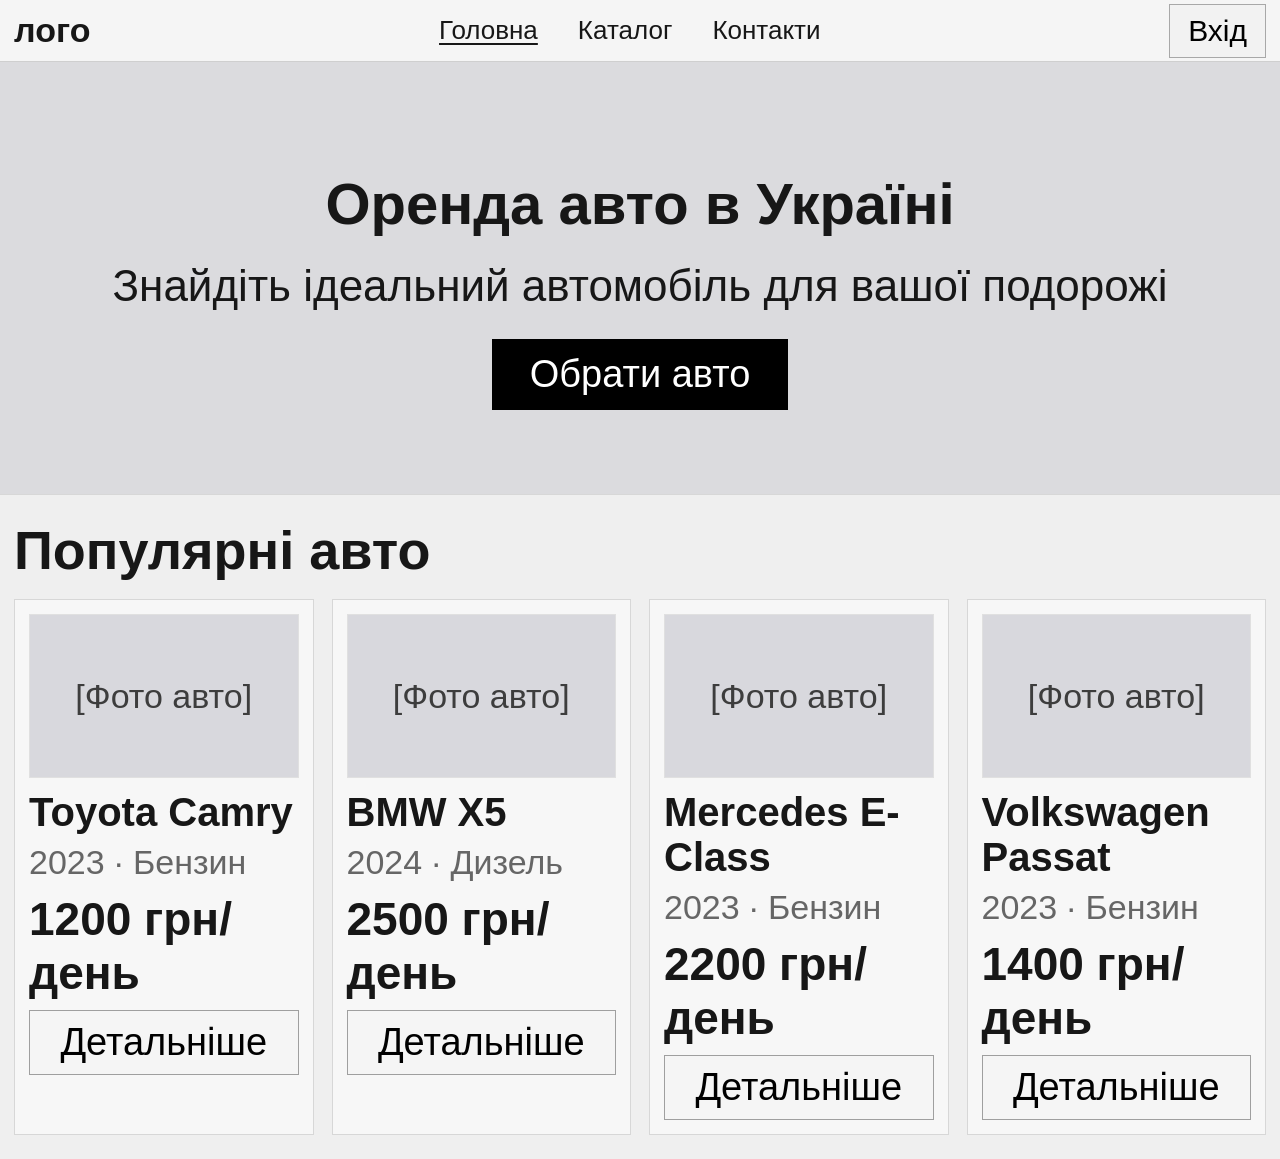
<file: index.html>
<!doctype html>
<html lang="uk">
  <head>
    <meta charset="UTF-8" />
    <meta name="viewport" content="width=device-width, initial-scale=1.0" />
    <title>Головна</title>
    <link rel="stylesheet" href="styles.css" />
  </head>
  <body data-page="index.html">
    <header class="topbar">
      <div class="logo">лого</div>
      <nav class="nav">
        <button class="nav-item" data-go="index.html">Головна</button>
        <button class="nav-item" data-go="catalog.html">Каталог</button>
        <button class="nav-item" data-go="contacts.html">Контакти</button>
      </nav>
      <button class="login-btn" data-go="login.html">Вхід</button>
    </header>

    <section class="hero">
      <h1>Оренда авто в Україні</h1>
      <p>Знайдіть ідеальний автомобіль для вашої подорожі</p>
      <button class="cta" data-go="catalog.html">Обрати авто</button>
    </section>

    <section class="section">
      <h2>Популярні авто</h2>
      <div class="card-grid">
        <article class="card">
          <div class="photo">[Фото авто]</div>
          <div class="card-title">Toyota Camry</div>
          <p class="muted">2023 · Бензин</p>
          <div class="price">1200 грн/день</div>
          <button class="line-btn" data-go="catalog.html">Детальніше</button>
        </article>
        <article class="card">
          <div class="photo">[Фото авто]</div>
          <div class="card-title">BMW X5</div>
          <p class="muted">2024 · Дизель</p>
          <div class="price">2500 грн/день</div>
          <button class="line-btn" data-go="catalog.html">Детальніше</button>
        </article>
        <article class="card">
          <div class="photo">[Фото авто]</div>
          <div class="card-title">Mercedes E-Class</div>
          <p class="muted">2023 · Бензин</p>
          <div class="price">2200 грн/день</div>
          <button class="line-btn" data-go="catalog.html">Детальніше</button>
        </article>
        <article class="card">
          <div class="photo">[Фото авто]</div>
          <div class="card-title">Volkswagen Passat</div>
          <p class="muted">2023 · Бензин</p>
          <div class="price">1400 грн/день</div>
          <button class="line-btn" data-go="catalog.html">Детальніше</button>
        </article>
      </div>
    </section>

    <script src="navigation.js"></script>
  </body>
</html>
</file>
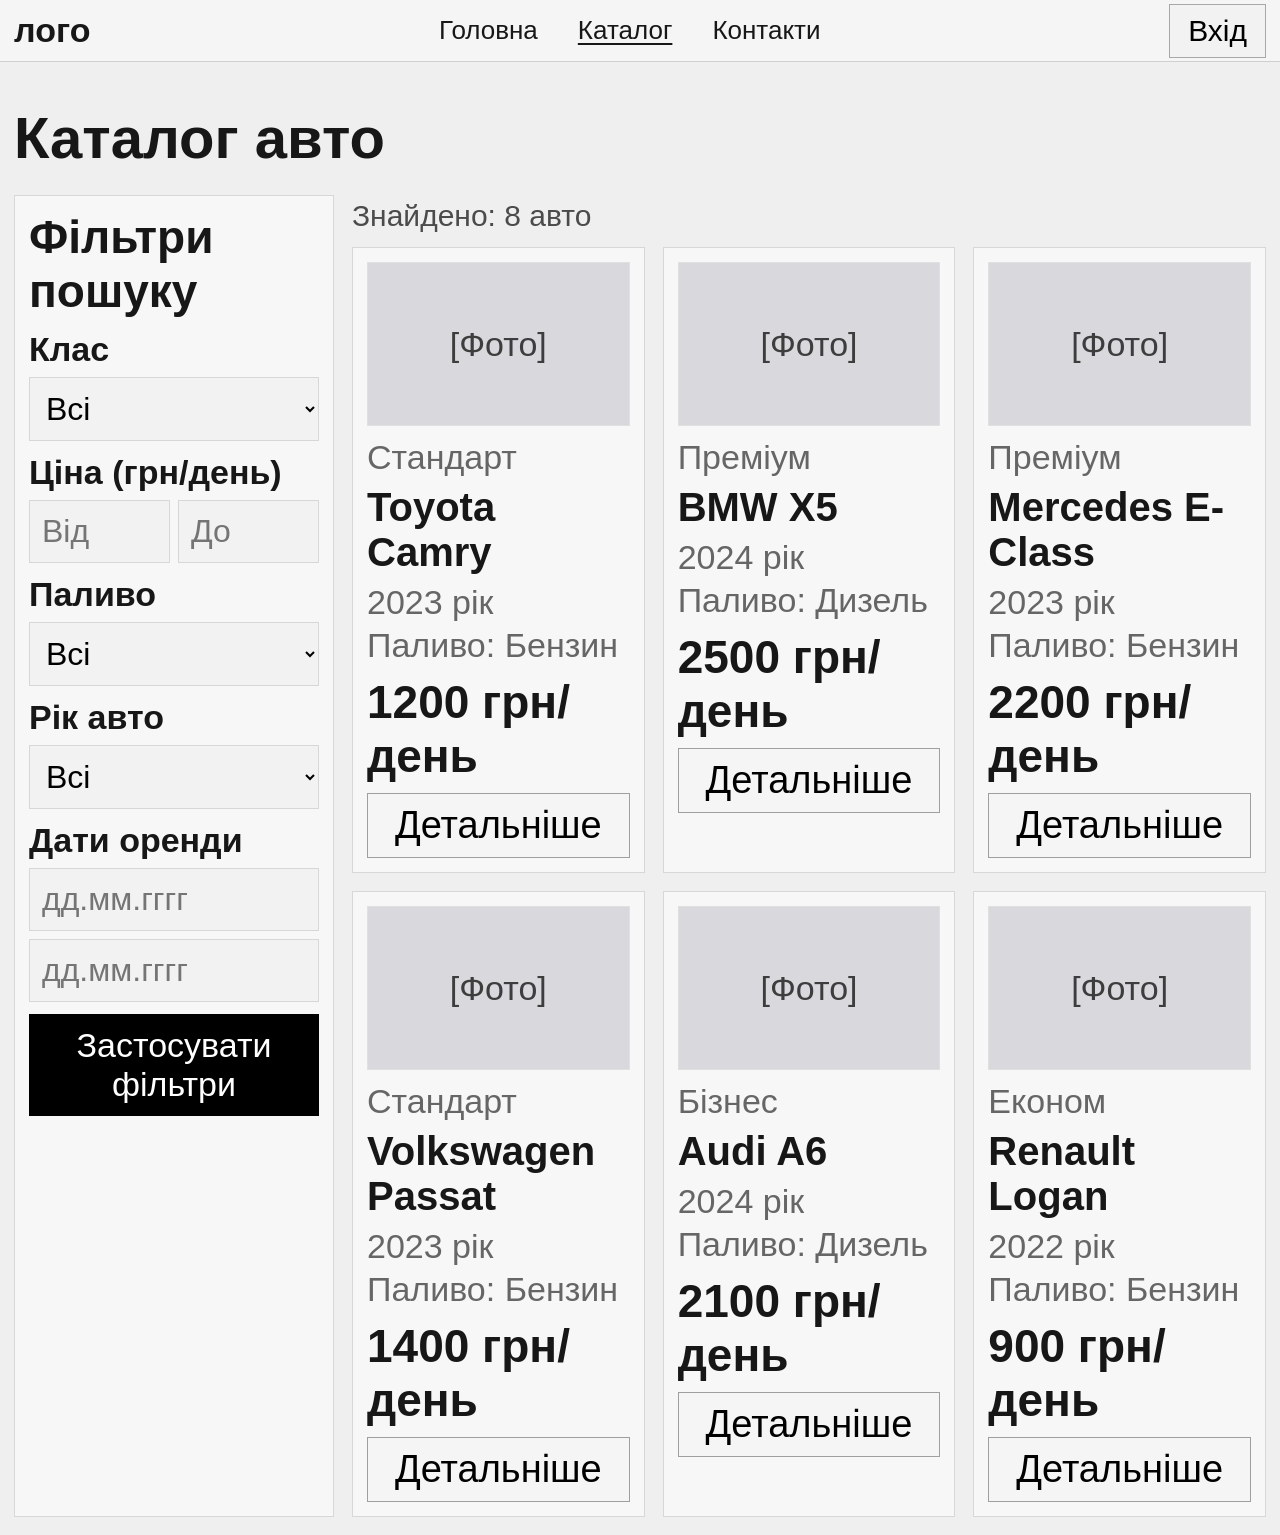
<file: catalog.html>
<!doctype html>
<html lang="uk">
  <head>
    <meta charset="UTF-8" />
    <meta name="viewport" content="width=device-width, initial-scale=1.0" />
    <title>Каталог авто</title>
    <link rel="stylesheet" href="styles.css" />
  </head>
  <body data-page="catalog.html">
    <header class="topbar">
      <div class="logo">лого</div>
      <nav class="nav">
        <button class="nav-item" data-go="index.html">Головна</button>
        <button class="nav-item" data-go="catalog.html">Каталог</button>
        <button class="nav-item" data-go="contacts.html">Контакти</button>
      </nav>
      <button class="login-btn" data-go="login.html">Вхід</button>
    </header>

    <main class="container">
      <h1>Каталог авто</h1>
      <div class="catalog-layout">
        <aside class="panel">
          <div class="panel-title">Фільтри пошуку</div>

          <label class="label" for="class">Клас</label>
          <select id="class" class="select">
            <option>Всі</option>
          </select>

          <label class="label">Ціна (грн/день)</label>
          <div class="two-col-inputs">
            <input class="input" placeholder="Від" />
            <input class="input" placeholder="До" />
          </div>

          <label class="label" for="fuel">Паливо</label>
          <select id="fuel" class="select">
            <option>Всі</option>
          </select>

          <label class="label" for="year">Рік авто</label>
          <select id="year" class="select">
            <option>Всі</option>
          </select>

          <label class="label">Дати оренди</label>
          <input class="input" placeholder="дд.мм.гггг" />
          <input class="input" placeholder="дд.мм.гггг" style="margin-top: 8px" />

          <button class="apply-btn">Застосувати фільтри</button>
        </aside>

        <section>
          <p class="found">Знайдено: 8 авто</p>
          <div class="catalog-grid">
            <article class="card">
              <div class="photo">[Фото]</div>
              <p class="muted">Стандарт</p>
              <div class="card-title">Toyota Camry</div>
              <p class="muted">2023 рік</p>
              <p class="muted">Паливо: Бензин</p>
              <div class="price">1200 грн/день</div>
              <button class="line-btn">Детальніше</button>
            </article>
            <article class="card">
              <div class="photo">[Фото]</div>
              <p class="muted">Преміум</p>
              <div class="card-title">BMW X5</div>
              <p class="muted">2024 рік</p>
              <p class="muted">Паливо: Дизель</p>
              <div class="price">2500 грн/день</div>
              <button class="line-btn">Детальніше</button>
            </article>
            <article class="card">
              <div class="photo">[Фото]</div>
              <p class="muted">Преміум</p>
              <div class="card-title">Mercedes E-Class</div>
              <p class="muted">2023 рік</p>
              <p class="muted">Паливо: Бензин</p>
              <div class="price">2200 грн/день</div>
              <button class="line-btn">Детальніше</button>
            </article>
            <article class="card">
              <div class="photo">[Фото]</div>
              <p class="muted">Стандарт</p>
              <div class="card-title">Volkswagen Passat</div>
              <p class="muted">2023 рік</p>
              <p class="muted">Паливо: Бензин</p>
              <div class="price">1400 грн/день</div>
              <button class="line-btn">Детальніше</button>
            </article>
            <article class="card">
              <div class="photo">[Фото]</div>
              <p class="muted">Бізнес</p>
              <div class="card-title">Audi A6</div>
              <p class="muted">2024 рік</p>
              <p class="muted">Паливо: Дизель</p>
              <div class="price">2100 грн/день</div>
              <button class="line-btn">Детальніше</button>
            </article>
            <article class="card">
              <div class="photo">[Фото]</div>
              <p class="muted">Економ</p>
              <div class="card-title">Renault Logan</div>
              <p class="muted">2022 рік</p>
              <p class="muted">Паливо: Бензин</p>
              <div class="price">900 грн/день</div>
              <button class="line-btn">Детальніше</button>
            </article>
          </div>
        </section>
      </div>
    </main>

    <script src="navigation.js"></script>
  </body>
</html>
</file>
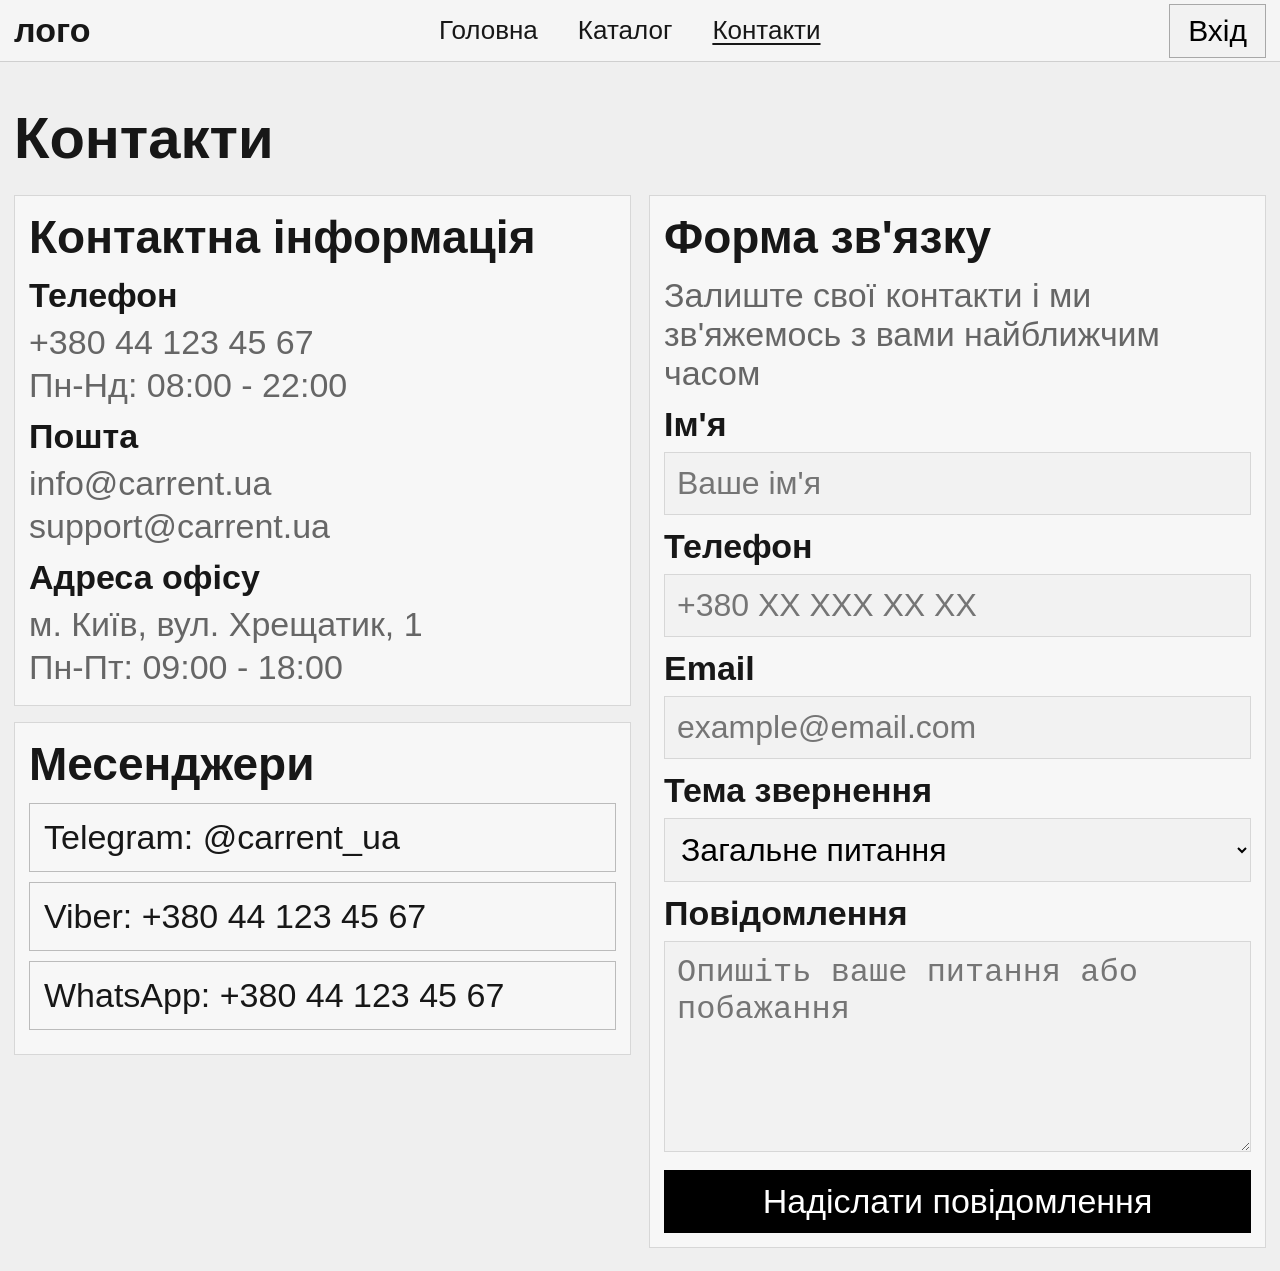
<file: contacts.html>
<!doctype html>
<html lang="uk">
  <head>
    <meta charset="UTF-8" />
    <meta name="viewport" content="width=device-width, initial-scale=1.0" />
    <title>Контакти</title>
    <link rel="stylesheet" href="styles.css" />
  </head>
  <body data-page="contacts.html">
    <header class="topbar">
      <div class="logo">лого</div>
      <nav class="nav">
        <button class="nav-item" data-go="index.html">Головна</button>
        <button class="nav-item" data-go="catalog.html">Каталог</button>
        <button class="nav-item" data-go="contacts.html">Контакти</button>
      </nav>
      <button class="login-btn" data-go="login.html">Вхід</button>
    </header>

    <main class="container">
      <h1>Контакти</h1>
      <div class="two-col">
        <section>
          <article class="panel">
            <div class="panel-title">Контактна інформація</div>
            <p class="label">Телефон</p>
            <p class="muted">+380 44 123 45 67</p>
            <p class="muted">Пн-Нд: 08:00 - 22:00</p>

            <p class="label">Пошта</p>
            <p class="muted">info@carrent.ua</p>
            <p class="muted">support@carrent.ua</p>

            <p class="label">Адреса офісу</p>
            <p class="muted">м. Київ, вул. Хрещатик, 1</p>
            <p class="muted">Пн-Пт: 09:00 - 18:00</p>
          </article>

          <article class="panel" style="margin-top: 16px">
            <div class="panel-title">Месенджери</div>
            <div class="messenger-item">Telegram: @carrent_ua</div>
            <div class="messenger-item">Viber: +380 44 123 45 67</div>
            <div class="messenger-item">WhatsApp: +380 44 123 45 67</div>
          </article>
        </section>

        <section class="panel">
          <div class="panel-title">Форма зв'язку</div>
          <p class="muted">Залиште свої контакти і ми зв'яжемось з вами найближчим часом</p>

          <label class="label">Ім'я</label>
          <input class="input" placeholder="Ваше ім'я" />

          <label class="label">Телефон</label>
          <input class="input" placeholder="+380 XX XXX XX XX" />

          <label class="label">Email</label>
          <input class="input" placeholder="example@email.com" />

          <label class="label">Тема звернення</label>
          <select class="select">
            <option>Загальне питання</option>
          </select>

          <label class="label">Повідомлення</label>
          <textarea rows="5" placeholder="Опишіть ваше питання або побажання"></textarea>

          <button class="apply-btn" style="margin-top: 14px">Надіслати повідомлення</button>
        </section>
      </div>
    </main>

    <script src="navigation.js"></script>
  </body>
</html>
</file>
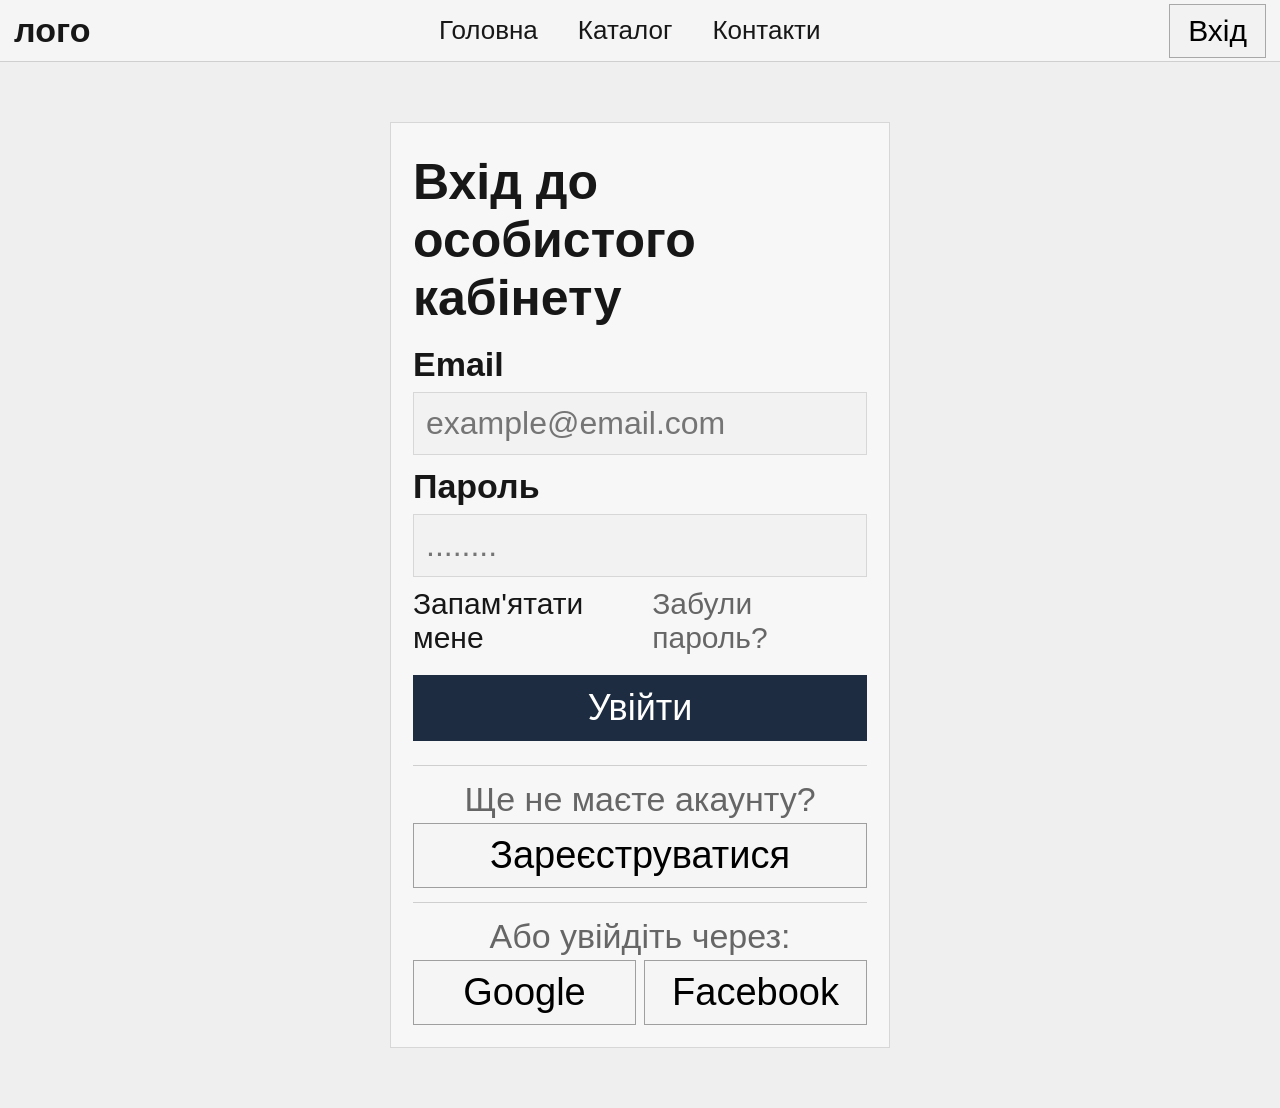
<file: login.html>
<!doctype html>
<html lang="uk">
  <head>
    <meta charset="UTF-8" />
    <meta name="viewport" content="width=device-width, initial-scale=1.0" />
    <title>Вхід</title>
    <link rel="stylesheet" href="styles.css" />
  </head>
  <body data-page="login.html">
    <header class="topbar">
      <div class="logo">лого</div>
      <nav class="nav">
        <button class="nav-item" data-go="index.html">Головна</button>
        <button class="nav-item" data-go="catalog.html">Каталог</button>
        <button class="nav-item" data-go="contacts.html">Контакти</button>
      </nav>
      <button class="login-btn" data-go="login.html">Вхід</button>
    </header>

    <main class="auth-wrap">
      <section class="auth-box">
        <h1 class="auth-title">Вхід до особистого кабінету</h1>

        <label class="label">Email</label>
        <input class="input" placeholder="example@email.com" />

        <label class="label">Пароль</label>
        <input class="input" type="password" placeholder="........" />

        <div class="auth-row">
          <span>Запам'ятати мене</span>
          <span style="color: #666">Забули пароль?</span>
        </div>

        <button class="dark-btn">Увійти</button>

        <div class="divider"></div>
        <p class="muted" style="text-align: center">Ще не маєте акаунту?</p>
        <button class="line-btn">Зареєструватися</button>

        <div class="divider"></div>
        <p class="muted" style="text-align: center">Або увійдіть через:</p>
        <div class="two-col-inputs">
          <button class="line-btn">Google</button>
          <button class="line-btn">Facebook</button>
        </div>
      </section>
    </main>

    <script src="navigation.js"></script>
  </body>
</html>
</file>
<file: styles.css>
:root {
  --bg: #efefef;
  --line: #d7d7d7;
  --text: #171717;
  --muted: #666;
  --card: #f7f7f7;
  --white: #fff;
  --black: #000;
}

* {
  box-sizing: border-box;
}

body {
  margin: 0;
  font-family: Arial, sans-serif;
  color: var(--text);
  background: var(--bg);
}

.topbar {
  height: 62px;
  border-bottom: 1px solid #cfcfcf;
  background: #f5f5f5;
  display: flex;
  align-items: center;
  justify-content: space-between;
  padding: 0 14px;
}

.logo {
  font-size: 34px;
  font-weight: 700;
}

.nav {
  display: flex;
  align-items: center;
  gap: 24px;
}

.nav-item {
  border: 0;
  background: transparent;
  font-size: 26px;
  cursor: pointer;
  color: var(--text);
  padding: 4px 8px;
}

.nav-item.active {
  text-decoration: underline;
  text-underline-offset: 4px;
}

.login-btn {
  border: 1px solid #a8a8a8;
  background: #f2f2f2;
  padding: 9px 18px;
  font-size: 30px;
  cursor: pointer;
}

.container {
  padding: 18px 14px;
}

h1 {
  font-size: 58px;
  margin: 24px 0;
}

h2 {
  font-size: 54px;
  margin: 0 0 18px;
}

.hero {
  background: #dbdbde;
  text-align: center;
  padding: 84px 12px;
  border-bottom: 1px solid var(--line);
}

.hero p {
  font-size: 44px;
  margin: 10px 0 28px;
}

.cta {
  background: var(--black);
  color: var(--white);
  border: 0;
  padding: 14px 38px;
  font-size: 38px;
  cursor: pointer;
}

.section {
  padding: 24px 14px;
}

.card-grid {
  display: grid;
  grid-template-columns: repeat(4, minmax(0, 1fr));
  gap: 18px;
}

.card {
  border: 1px solid var(--line);
  background: var(--card);
  padding: 14px;
}

.photo {
  height: 164px;
  border: 1px solid #e0e0e0;
  background: #d8d8dd;
  display: flex;
  align-items: center;
  justify-content: center;
  color: #3d3d3d;
  margin-bottom: 12px;
  font-size: 34px;
}

.card-title {
  font-size: 40px;
  font-weight: 700;
  margin: 8px 0;
}

.muted {
  font-size: 34px;
  color: var(--muted);
  margin: 4px 0;
}

.price {
  font-size: 46px;
  font-weight: 700;
  margin: 10px 0;
}

.line-btn {
  width: 100%;
  border: 1px solid #9f9f9f;
  background: #f5f5f5;
  font-size: 38px;
  padding: 10px 12px;
  cursor: pointer;
}

.catalog-layout {
  display: grid;
  grid-template-columns: 320px 1fr;
  gap: 18px;
}

.panel {
  border: 1px solid var(--line);
  background: var(--card);
  padding: 14px;
}

.panel-title {
  font-size: 46px;
  font-weight: 700;
  margin-bottom: 12px;
}

.label {
  display: block;
  font-size: 34px;
  font-weight: 700;
  margin: 12px 0 8px;
}

.input,
.select,
textarea {
  width: 100%;
  border: 1px solid var(--line);
  background: #f2f2f2;
  padding: 12px;
  font-size: 32px;
}

.two-col-inputs {
  display: grid;
  grid-template-columns: 1fr 1fr;
  gap: 8px;
}

.apply-btn {
  margin-top: 12px;
  width: 100%;
  border: 0;
  background: var(--black);
  color: var(--white);
  padding: 12px;
  font-size: 34px;
  cursor: pointer;
}

.found {
  font-size: 30px;
  color: #4b4b4b;
  margin: 4px 0 14px;
}

.catalog-grid {
  display: grid;
  grid-template-columns: repeat(3, minmax(0, 1fr));
  gap: 18px;
}

.two-col {
  display: grid;
  grid-template-columns: 1fr 1fr;
  gap: 18px;
}

.messenger-item {
  border: 1px solid #bbb;
  padding: 14px;
  margin-bottom: 10px;
  font-size: 34px;
}

.auth-wrap {
  max-width: 500px;
  margin: 60px auto;
}

.auth-box {
  border: 1px solid var(--line);
  background: var(--card);
  padding: 22px;
}

.auth-title {
  font-size: 50px;
  margin: 8px 0 18px;
  font-weight: 700;
}

.auth-row {
  display: flex;
  justify-content: space-between;
  font-size: 30px;
  margin: 10px 0;
}

.dark-btn {
  width: 100%;
  background: #1d2c40;
  color: #fff;
  border: 0;
  padding: 12px;
  font-size: 36px;
  cursor: pointer;
  margin: 10px 0;
}

.divider {
  border-top: 1px solid #cfcfcf;
  margin: 14px 0;
}
</file>
